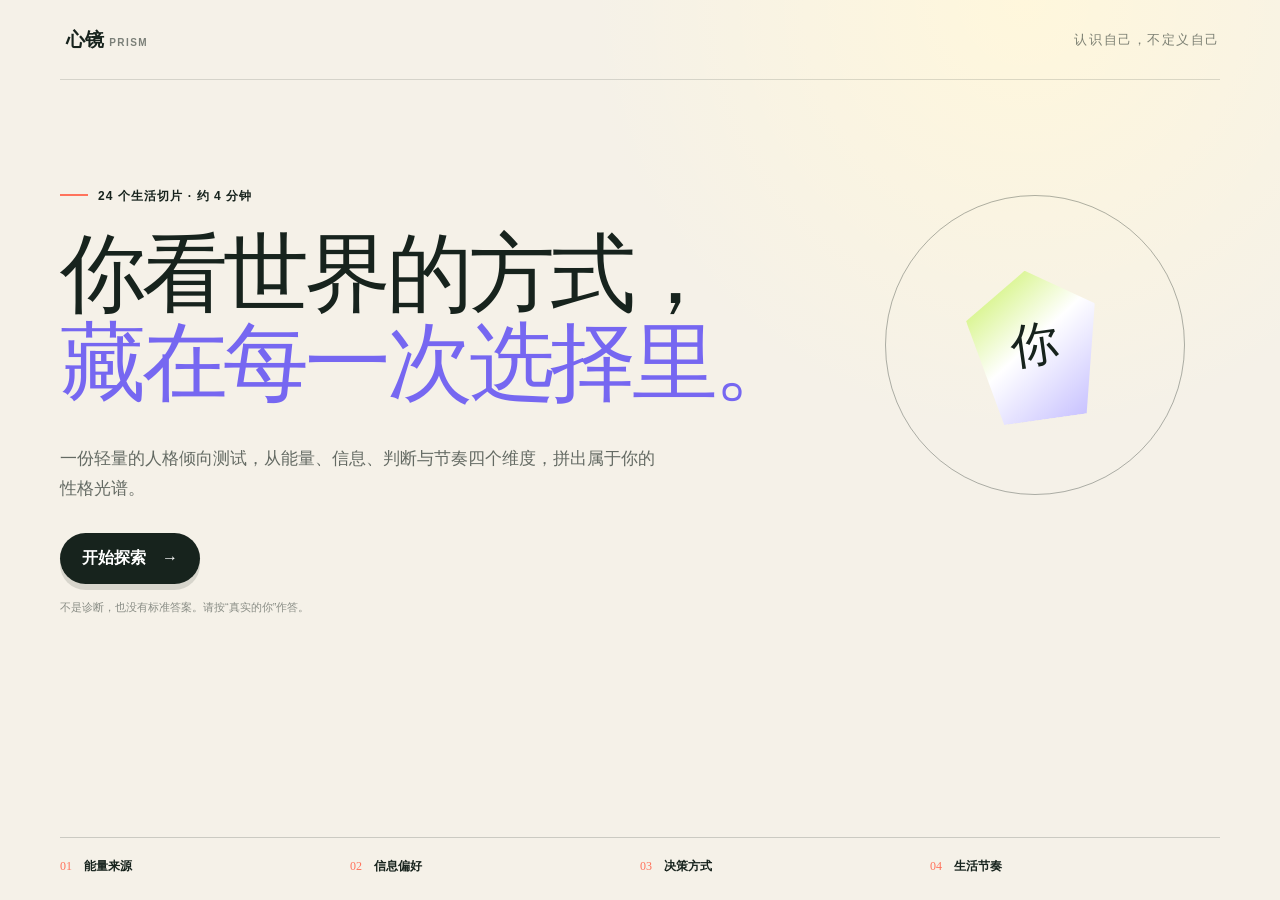
<file: index.html>
<!doctype html>
<html lang="zh-CN"><head><meta charset="utf-8"><meta name="viewport" content="width=device-width,initial-scale=1">
<title>心镜 PRISM｜发现你的性格光谱</title><meta name="description" content="用24个生活切片，从四个维度探索你的性格倾向。">
<meta property="og:title" content="心镜 PRISM｜发现你的性格光谱"><meta property="og:description" content="认识自己，不定义自己"><meta property="og:image" content="https://lydiaa-rgb.github.io/og.png">
<style>
:root{--ink:#17231d;--paper:#f5f1e8;--lime:#c7f05b;--coral:#ff735c;--violet:#7667f1}*{box-sizing:border-box}body{margin:0;background:var(--paper);color:var(--ink);font-family:Arial,"PingFang SC","Microsoft YaHei",sans-serif}button{font:inherit;color:inherit}.shell{min-height:100vh;overflow:hidden;background:radial-gradient(circle at 80% 0,#fff7dc 0,transparent 32%),var(--paper)}.nav{height:80px;width:min(1160px,calc(100% - 40px));margin:auto;border-bottom:1px solid #17231d25;display:flex;align-items:center;justify-content:space-between}.brand{border:0;background:none;font-weight:900;font-size:19px;cursor:pointer}.brand small{font-size:10px;letter-spacing:.14em;opacity:.55}.note{font-family:serif;font-size:13px;letter-spacing:.12em;opacity:.55}.screen{display:none;width:min(1160px,calc(100% - 40px));margin:auto;min-height:calc(100vh - 80px)}.screen.active{display:block;animation:fade .35s ease}.hero{position:relative;padding:12vh 0 110px}.hero h1{font-family:Georgia,"Songti SC",serif;font-size:clamp(48px,7vw,86px);line-height:1.04;letter-spacing:-.05em;font-weight:500;margin:0;max-width:850px}.hero h1 em{color:var(--violet);font-style:normal}.eyebrow{font-size:12px;font-weight:700;letter-spacing:.09em;margin-bottom:25px}.eyebrow:before{content:"";display:inline-block;width:28px;height:2px;background:var(--coral);margin:0 10px 4px 0}.lede{font-size:17px;line-height:1.8;opacity:.65;max-width:610px;margin:35px 0 28px}.primary{border:0;border-radius:999px;background:var(--ink);color:#fff;padding:15px 22px;font-weight:700;cursor:pointer;box-shadow:0 6px 0 #17231d22}.fine{font-size:11px;opacity:.48;margin-top:16px}.orb{position:absolute;right:3%;top:14%;width:300px;height:300px;border:1px solid #17231d55;border-radius:50%;display:grid;place-items:center}.orb:before{content:"你";width:130px;height:150px;clip-path:polygon(50% 0,100% 28%,82% 100%,18% 100%,0 28%);background:linear-gradient(145deg,var(--lime),#fff 48%,#c1baff);display:grid;place-items:center;font:48px Georgia;transform:rotate(-8deg);box-shadow:15px 20px 30px #332a781c}.dims{position:absolute;left:0;right:0;bottom:25px;border-top:1px solid #17231d30;padding-top:20px;display:grid;grid-template-columns:repeat(4,1fr)}.dims span{font-size:12px;font-weight:700}.dims b{color:var(--coral);font:12px Georgia;margin-right:12px}.quiz{padding:35px 0 45px;display:none!important;flex-direction:column}.quiz.active{display:flex!important}.top{display:grid;grid-template-columns:100px 1fr 70px;align-items:center;gap:24px}.leave,.back{border:0;background:none;font-size:12px;opacity:.55;cursor:pointer}.prog{height:5px;background:#17231d1a;border-radius:9px;overflow:hidden}.prog i{display:block;height:100%;background:var(--violet);transition:.25s}.count{text-align:right;font:13px Georgia;opacity:.55}.qbox{text-align:center;margin:auto;width:min(930px,100%)}.qbox small{color:var(--coral);font-size:11px;letter-spacing:.12em;font-weight:700}.qbox h2{font:500 clamp(29px,4vw,48px)/1.4 Georgia,"Songti SC",serif;margin:26px auto 46px}.scale{display:flex;justify-content:center;align-items:flex-start;gap:clamp(4px,2.5vw,28px)}.scale button{width:72px;border:0;background:none;cursor:pointer}.scale button b{margin:auto;width:52px;height:52px;border:1px solid #17231d55;border-radius:50%;display:grid;place-items:center;background:#ffffff66}.scale button:first-child b,.scale button:last-child b{width:65px;height:65px}.scale button:hover b,.scale button.sel b{background:var(--lime);box-shadow:4px 4px 0 var(--ink)}.scale button span{display:block;font-size:9px;opacity:.5;margin-top:12px}.navrow{display:flex;justify-content:space-between;align-items:center}.dots{font-size:11px;letter-spacing:5px;opacity:.35}.result{padding:45px 0}.resultTop{display:grid;grid-template-columns:1.2fr .8fr;align-items:center;border-bottom:1px solid #17231d25;padding-bottom:40px}.type small{color:var(--accent);font-weight:700;letter-spacing:.16em}.type strong{display:block;font:clamp(76px,11vw,132px)/.95 Georgia;letter-spacing:-.05em}.type h1{font:500 34px Georgia,"Songti SC",serif;margin:8px 0}.type p{opacity:.6}.badge{width:220px;height:220px;margin:auto;border:1px solid var(--ink);border-radius:50%;background:var(--accent);display:grid;place-items:center;color:#fff;font:28px Georgia;box-shadow:14px 14px 0 var(--lime);transform:rotate(4deg)}.resultGrid{display:grid;grid-template-columns:1.2fr .8fr;gap:60px;padding:45px 0}.sectionTitle{font:500 22px Georgia,"Songti SC",serif;margin-bottom:28px}.axis{margin-bottom:22px}.axisLabel,.percent{display:flex;justify-content:space-between;font-size:12px}.axisTrack{height:8px;background:linear-gradient(90deg,var(--accent),#17231d20);border-radius:8px;position:relative;margin-top:10px}.axisTrack i{position:absolute;top:50%;width:17px;height:17px;border-radius:50%;background:var(--ink);border:4px solid var(--paper);transform:translate(-50%,-50%)}.percent{font:10px Georgia;opacity:.5;margin-top:5px}.insight{border-left:1px solid #17231d22;padding-left:42px}.insight blockquote{font:25px/1.5 Georgia,"Songti SC",serif;margin:0 0 18px}.insight p{font-size:13px;line-height:1.8;opacity:.6}.actions{display:flex;gap:12px;margin-top:28px}.secondary{border:1px solid var(--ink);background:none;border-radius:999px;padding:14px 18px;font-weight:700;cursor:pointer}.disclaimer{text-align:center;font-size:10px;opacity:.4}@keyframes fade{from{opacity:0}to{opacity:1}}
@media(max-width:760px){.nav{height:68px}.note{display:none}.screen{min-height:calc(100vh - 68px)}.hero{padding-top:65px}.hero h1{font-size:47px}.orb{position:relative;right:auto;top:auto;width:240px;height:240px;margin:45px auto 85px}.dims{grid-template-columns:1fr 1fr;gap:15px}.top{grid-template-columns:70px 1fr 50px;gap:8px}.qbox h2{font-size:29px}.scale{gap:0}.scale button{width:calc((100vw - 40px)/7)}.scale button b,.scale button:first-child b,.scale button:last-child b{width:39px;height:39px}.scale button span{display:none}.resultTop,.resultGrid{grid-template-columns:1fr;gap:35px}.badge{width:170px;height:170px}.insight{border-left:0;border-top:1px solid #17231d22;padding:30px 0 0}.type strong{font-size:78px}}
</style></head><body><main class="shell"><header class="nav"><button class="brand" onclick="show('intro')">心镜 <small>PRISM</small></button><span class="note">认识自己，不定义自己</span></header>
<section id="intro" class="screen hero active"><div class="eyebrow">24 个生活切片 · 约 4 分钟</div><h1>你看世界的方式，<br><em>藏在每一次选择里。</em></h1><p class="lede">一份轻量的人格倾向测试，从能量、信息、判断与节奏四个维度，拼出属于你的性格光谱。</p><button class="primary" onclick="start()">开始探索　→</button><p class="fine">不是诊断，也没有标准答案。请按“真实的你”作答。</p><div class="orb"></div><div class="dims"><span><b>01</b>能量来源</span><span><b>02</b>信息偏好</span><span><b>03</b>决策方式</span><span><b>04</b>生活节奏</span></div></section>
<section id="quiz" class="screen quiz"><div class="top"><button class="leave" onclick="show('intro')">← 暂时离开</button><div class="prog"><i id="bar"></i></div><span id="count" class="count"></span></div><div class="qbox"><small>凭第一感觉回答</small><h2 id="question"></h2><div id="scale" class="scale"></div></div><div class="navrow"><button id="back" class="back" onclick="prev()">← 上一题</button><span id="dots" class="dots"></span></div></section>
<section id="result" class="screen result"><div id="resultTop" class="resultTop"><div class="type"><small>你的心镜人格</small><strong id="code"></strong><h1 id="name"></h1><p id="tag"></p></div><div id="badge" class="badge"></div></div><div class="resultGrid"><div><h2 class="sectionTitle">01　你的性格光谱</h2><div id="axes"></div></div><aside class="insight"><h2 class="sectionTitle">02　给你的提醒</h2><blockquote>“人格不是一个盒子，而是一张此刻的地图。”</blockquote><p>你的结果反映的是倾向，不是能力上限。情境、经验和成长都会让光谱移动。</p><div class="actions"><button class="primary" onclick="copyResult()">复制结果</button><button class="secondary" onclick="restart()">重新测试</button></div></aside></div><p class="disclaimer">本测试仅用于娱乐与自我探索，不构成心理评估、医疗建议或专业诊断。</p></section></main>
<script>
const Q=[['参加一场陌生人的聚会后，我通常比出发前更有精神。','EI',1],['比起想象未来的可能，我更信任已经发生的事实。','SN',1],['做重要决定时，我会先考虑它对人的感受有何影响。','FT',1],['一个清晰的日程表会让我感到安心，而不是受限。','JP',1],['连续社交几小时后，我需要独处才能恢复。','EI',-1],['我经常从零散线索中联想到还未发生的可能。','SN',-1],['即使真相令人不舒服，我也倾向于直说问题本身。','FT',-1],['旅行时，我喜欢保留足够空间临时改变计划。','JP',-1],['遇到新环境，我往往会主动开启第一段对话。','EI',1],['学习新事物时，具体示例比抽象理论更容易吸引我。','SN',1],['发生争执时，我更在意关系是否被修复。','FT',1],['我喜欢先完成任务，再放心享受空闲。','JP',1],['我的想法通常要在心里成形后，才愿意说出来。','EI',-1],['我容易被隐喻、象征和“如果……会怎样”打动。','SN',-1],['评价一个方案时，一致的原则比特殊处境更重要。','FT',-1],['截止日期临近时，我反而更容易进入最佳状态。','JP',-1],['我乐于把刚冒出的想法边说边整理。','EI',1],['我会留意环境中具体、微小、可验证的变化。','SN',1],['朋友向我倾诉时，我会先回应感受，再分析办法。','FT',1],['开始一天之前，我希望知道大致会发生什么。','JP',1],['比起认识很多人，我更珍惜少数深入的关系。','EI',-1],['重复成熟的方法，会让我错过发现新路径的机会。','SN',-1],['只要逻辑成立，我能暂时把个人好恶放在一边。','FT',-1],['我常同时推进几件事，再按当下状态切换。','JP',-1]];
const TYPES={INTJ:['远境建筑师','把复杂世界重构成一张可行的蓝图。','#6d5dfc'],INTP:['概念潜航者','沿着问题下潜，直到看见结构本身。','#6d5dfc'],ENTJ:['航线指挥官','看见目标，也看见抵达目标的路径。','#ff6b4a'],ENTP:['可能性点火者','用一个新问题，撬动一整套旧答案。','#ff6b4a'],INFJ:['静默引路人','读懂未说出口的部分，并温柔地指向远方。','#2ca58d'],INFP:['内心造梦家','用真诚守住价值，也为世界保留诗意。','#2ca58d'],ENFJ:['共鸣召集者','让不同的人看见彼此，也看见共同方向。','#f0a43c'],ENFP:['灵感漫游者','追随好奇心，把热情传递给身边的人。','#f0a43c'],ISTJ:['秩序守望者','用可靠与细致，让承诺稳稳落地。','#4267d5'],ISFJ:['温柔照料者','记得每个细节，也珍惜每份托付。','#4267d5'],ESTJ:['现实推进者','把混乱整理成步骤，把决定变成进展。','#de5d83'],ESFJ:['关系织网者','让每个人被看见，让团体更有温度。','#de5d83'],ISTP:['冷静解题者','在真实世界里观察、拆解、精准行动。','#348aa7'],ISFP:['感官诗人','忠于当下的感受，以自己的方式表达美。','#348aa7'],ESTP:['现场破局者','越接近真实现场，越能找到漂亮解法。','#e07b39'],ESFP:['气氛发光体','把生命力带进每个此刻，也照亮身边的人。','#e07b39']};
const AX={EI:['向外连接','向内聚焦','E','I'],SN:['现实实感','抽象远见','S','N'],FT:['关系共情','原则析理','F','T'],JP:['规划定序','弹性探索','J','P']};let idx=0,ans=Array(24).fill(0),last='';try{let s=JSON.parse(localStorage.prism||'null');if(s&&s.ans){ans=s.ans;idx=s.idx||0}}catch(e){}
function show(id){document.querySelectorAll('.screen').forEach(x=>x.classList.remove('active'));document.getElementById(id).classList.add('active');scrollTo(0,0)}function start(){let i=ans.findIndex(x=>!x);idx=i<0?0:i;show('quiz');render()}function render(){question.textContent=Q[idx][0];count.textContent=String(idx+1).padStart(2,'0')+' / 24';bar.style.width=(ans.filter(Boolean).length/24*100)+'%';back.disabled=idx===0;dots.textContent='•'.repeat(idx)+'●'+'•'.repeat(23-idx);scale.innerHTML=['非常不同意','不同意','有点不同意','不确定','有点同意','同意','非常同意'].map((x,i)=>`<button class="${ans[idx]===i+1?'sel':''}" onclick="choose(${i+1})"><b>${i+1}</b><span>${x}</span></button>`).join('')}function choose(v){ans[idx]=v;localStorage.prism=JSON.stringify({ans,idx});setTimeout(()=>{if(idx===23)finish();else{idx++;render()}},130)}function prev(){if(idx>0){idx--;render()}}function score(){let t={EI:0,SN:0,FT:0,JP:0};Q.forEach((q,i)=>t[q[1]]+=((ans[i]||4)-4)*q[2]);let c=Object.keys(t).map(a=>t[a]>=0?AX[a][2]:AX[a][3]).join('');return[t,c]}function finish(){let [t,c]=score(),p=TYPES[c];last=`我的心镜人格是 ${c}「${p[0]}」——${p[1]}`;result.style.setProperty('--accent',p[2]);code.textContent=badge.textContent=c;name.textContent=p[0];tag.textContent=p[1];axes.innerHTML=Object.keys(t).map(a=>{let v=Math.round(50+t[a]/18*50),pos=Math.max(4,Math.min(96,100-v));return`<div class="axis"><div class="axisLabel"><b>${AX[a][0]}</b><b>${AX[a][1]}</b></div><div class="axisTrack"><i style="left:${pos}%"></i></div><div class="percent"><span>${v}%</span><span>${100-v}%</span></div></div>`}).join('');show('result')}function copyResult(){navigator.clipboard.writeText(last).then(()=>alert('结果已复制'))}function restart(){ans=Array(24).fill(0);idx=0;localStorage.removeItem('prism');show('intro')}
</script></body></html>
</file>
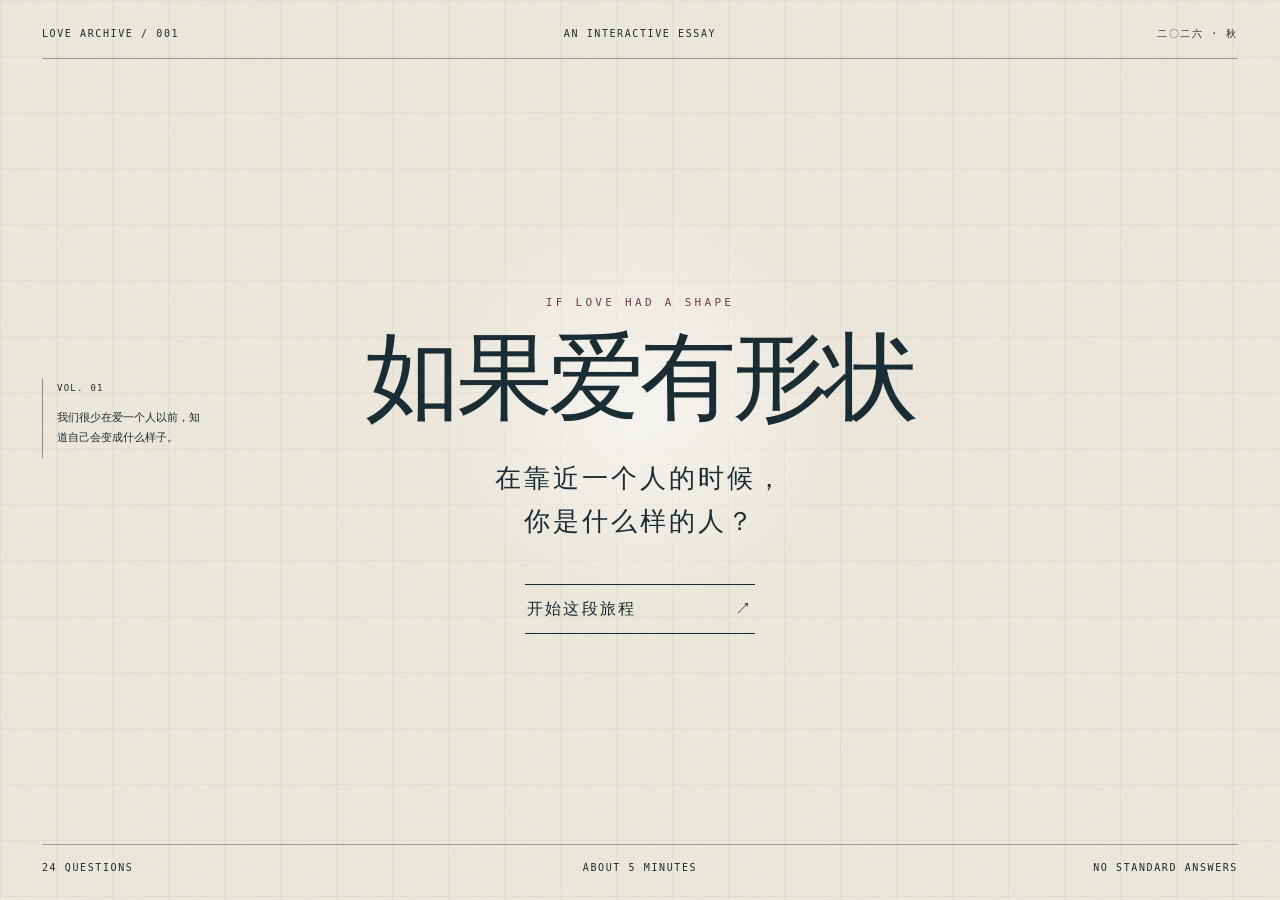
<file: if-love-had-a-shape/index.html>
<!DOCTYPE html><html lang="zh-CN"><head><meta charSet="utf-8"/><meta name="viewport" content="width=device-width, initial-scale=1"/><link rel="stylesheet" href="/if-love-had-a-shape/_next/static/chunks/0yfp.woz.jykv.css" data-precedence="next"/><link rel="preload" as="script" fetchPriority="low" href="/if-love-had-a-shape/_next/static/chunks/10mluhc84.1ee.js"/><script src="/if-love-had-a-shape/_next/static/chunks/05yw-pa-ya~t1.js" async=""></script><script src="/if-love-had-a-shape/_next/static/chunks/0c_u0uom0kk-9.js" async=""></script><script src="/if-love-had-a-shape/_next/static/chunks/turbopack-05_tvt47cnvpu.js" async=""></script><script src="/if-love-had-a-shape/_next/static/chunks/0x3ihz4ku5fm6.js" async=""></script><script src="/if-love-had-a-shape/_next/static/chunks/17f2ht9wo-phb.js" async=""></script><script src="/if-love-had-a-shape/_next/static/chunks/0vm.vi3kjzzmz.js" async=""></script><title>如果爱有形状｜你的恋爱人格侧写</title><meta name="description" content="24 个关于靠近、表达、期待与修复的问题，读懂自己爱一个人的样子。"/><script src="/if-love-had-a-shape/_next/static/chunks/03~yq9q893hmn.js" noModule=""></script></head><body><div hidden=""><!--$--><!--/$--></div><!--$--><!--/$--><script src="/if-love-had-a-shape/_next/static/chunks/10mluhc84.1ee.js" id="_R_" async=""></script><script>(self.__next_f=self.__next_f||[]).push([0])</script><script>self.__next_f.push([1,"1:\"$Sreact.fragment\"\n2:I[11968,[\"/if-love-had-a-shape/_next/static/chunks/0x3ihz4ku5fm6.js\",\"/if-love-had-a-shape/_next/static/chunks/17f2ht9wo-phb.js\"],\"default\"]\n3:I[87804,[\"/if-love-had-a-shape/_next/static/chunks/0x3ihz4ku5fm6.js\",\"/if-love-had-a-shape/_next/static/chunks/17f2ht9wo-phb.js\"],\"default\"]\n4:I[7934,[\"/if-love-had-a-shape/_next/static/chunks/0x3ihz4ku5fm6.js\",\"/if-love-had-a-shape/_next/static/chunks/17f2ht9wo-phb.js\"],\"ClientPageRoot\"]\n5:I[31713,[\"/if-love-had-a-shape/_next/static/chunks/0x3ihz4ku5fm6.js\",\"/if-love-had-a-shape/_next/static/chunks/17f2ht9wo-phb.js\",\"/if-love-had-a-shape/_next/static/chunks/0vm.vi3kjzzmz.js\"],\"default\"]\n8:I[77916,[\"/if-love-had-a-shape/_next/static/chunks/0x3ihz4ku5fm6.js\",\"/if-love-had-a-shape/_next/static/chunks/17f2ht9wo-phb.js\"],\"OutletBoundary\"]\n9:\"$Sreact.suspense\"\nb:I[77916,[\"/if-love-had-a-shape/_next/static/chunks/0x3ihz4ku5fm6.js\",\"/if-love-had-a-shape/_next/static/chunks/17f2ht9wo-phb.js\"],\"ViewportBoundary\"]\nd:I[77916,[\"/if-love-had-a-shape/_next/static/chunks/0x3ihz4ku5fm6.js\",\"/if-love-had-a-shape/_next/static/chunks/17f2ht9wo-phb.js\"],\"MetadataBoundary\"]\nf:I[21480,[\"/if-love-had-a-shape/_next/static/chunks/0x3ihz4ku5fm6.js\",\"/if-love-had-a-shape/_next/static/chunks/17f2ht9wo-phb.js\"],\"default\",1]\n:HL[\"/if-love-had-a-shape/_next/static/chunks/0yfp.woz.jykv.css\",\"style\"]\n"])</script><script>self.__next_f.push([1,"0:{\"P\":null,\"c\":[\"\",\"\"],\"q\":\"\",\"i\":false,\"f\":[[[\"\",{\"children\":[\"__PAGE__\",{}]},\"$undefined\",\"$undefined\",16],[[\"$\",\"$1\",\"c\",{\"children\":[[[\"$\",\"link\",\"0\",{\"rel\":\"stylesheet\",\"href\":\"/if-love-had-a-shape/_next/static/chunks/0yfp.woz.jykv.css\",\"precedence\":\"next\",\"crossOrigin\":\"$undefined\",\"nonce\":\"$undefined\"}],[\"$\",\"script\",\"script-0\",{\"src\":\"/if-love-had-a-shape/_next/static/chunks/0x3ihz4ku5fm6.js\",\"async\":true,\"nonce\":\"$undefined\"}],[\"$\",\"script\",\"script-1\",{\"src\":\"/if-love-had-a-shape/_next/static/chunks/17f2ht9wo-phb.js\",\"async\":true,\"nonce\":\"$undefined\"}]],[\"$\",\"html\",null,{\"lang\":\"zh-CN\",\"children\":[\"$\",\"body\",null,{\"children\":[\"$\",\"$L2\",null,{\"parallelRouterKey\":\"children\",\"error\":\"$undefined\",\"errorStyles\":\"$undefined\",\"errorScripts\":\"$undefined\",\"template\":[\"$\",\"$L3\",null,{}],\"templateStyles\":\"$undefined\",\"templateScripts\":\"$undefined\",\"notFound\":[[[\"$\",\"title\",null,{\"children\":\"404: This page could not be found.\"}],[\"$\",\"div\",null,{\"style\":{\"fontFamily\":\"system-ui,\\\"Segoe UI\\\",Roboto,Helvetica,Arial,sans-serif,\\\"Apple Color Emoji\\\",\\\"Segoe UI Emoji\\\"\",\"height\":\"100vh\",\"textAlign\":\"center\",\"display\":\"flex\",\"flexDirection\":\"column\",\"alignItems\":\"center\",\"justifyContent\":\"center\"},\"children\":[\"$\",\"div\",null,{\"children\":[[\"$\",\"style\",null,{\"dangerouslySetInnerHTML\":{\"__html\":\"body{color:#000;background:#fff;margin:0}.next-error-h1{border-right:1px solid rgba(0,0,0,.3)}@media (prefers-color-scheme:dark){body{color:#fff;background:#000}.next-error-h1{border-right:1px solid rgba(255,255,255,.3)}}\"}}],[\"$\",\"h1\",null,{\"className\":\"next-error-h1\",\"style\":{\"display\":\"inline-block\",\"margin\":\"0 20px 0 0\",\"padding\":\"0 23px 0 0\",\"fontSize\":24,\"fontWeight\":500,\"verticalAlign\":\"top\",\"lineHeight\":\"49px\"},\"children\":404}],[\"$\",\"div\",null,{\"style\":{\"display\":\"inline-block\"},\"children\":[\"$\",\"h2\",null,{\"style\":{\"fontSize\":14,\"fontWeight\":400,\"lineHeight\":\"49px\",\"margin\":0},\"children\":\"This page could not be found.\"}]}]]}]}]],[]],\"forbidden\":\"$undefined\",\"unauthorized\":\"$undefined\"}]}]}]]}],{\"children\":[[\"$\",\"$1\",\"c\",{\"children\":[[\"$\",\"$L4\",null,{\"Component\":\"$5\",\"serverProvidedParams\":{\"searchParams\":{},\"params\":{},\"promises\":[\"$@6\",\"$@7\"]}}],[[\"$\",\"script\",\"script-0\",{\"src\":\"/if-love-had-a-shape/_next/static/chunks/0vm.vi3kjzzmz.js\",\"async\":true,\"nonce\":\"$undefined\"}]],[\"$\",\"$L8\",null,{\"children\":[\"$\",\"$9\",null,{\"name\":\"Next.MetadataOutlet\",\"children\":\"$@a\"}]}]]}],{},null,false,null]},null,false,null],[\"$\",\"$1\",\"h\",{\"children\":[null,[\"$\",\"$Lb\",null,{\"children\":\"$Lc\"}],[\"$\",\"div\",null,{\"hidden\":true,\"children\":[\"$\",\"$Ld\",null,{\"children\":[\"$\",\"$9\",null,{\"name\":\"Next.Metadata\",\"children\":\"$Le\"}]}]}],null]}],false]],\"m\":\"$undefined\",\"G\":[\"$f\",[[\"$\",\"link\",\"0\",{\"rel\":\"stylesheet\",\"href\":\"/if-love-had-a-shape/_next/static/chunks/0yfp.woz.jykv.css\",\"precedence\":\"next\",\"crossOrigin\":\"$undefined\",\"nonce\":\"$undefined\"}]]],\"S\":true,\"h\":null,\"s\":\"$undefined\",\"l\":\"$undefined\",\"p\":\"$undefined\",\"d\":\"$undefined\",\"b\":\"ZaIXRx-6X78eji-CZZ_Xe\"}\n"])</script><script>self.__next_f.push([1,"6:{}\n7:\"$0:f:0:1:1:children:0:props:children:0:props:serverProvidedParams:params\"\n"])</script><script>self.__next_f.push([1,"c:[[\"$\",\"meta\",\"0\",{\"charSet\":\"utf-8\"}],[\"$\",\"meta\",\"1\",{\"name\":\"viewport\",\"content\":\"width=device-width, initial-scale=1\"}]]\n"])</script><script>self.__next_f.push([1,"a:null\ne:[[\"$\",\"title\",\"0\",{\"children\":\"如果爱有形状｜你的恋爱人格侧写\"}],[\"$\",\"meta\",\"1\",{\"name\":\"description\",\"content\":\"24 个关于靠近、表达、期待与修复的问题，读懂自己爱一个人的样子。\"}]]\n"])</script></body></html>
</file>
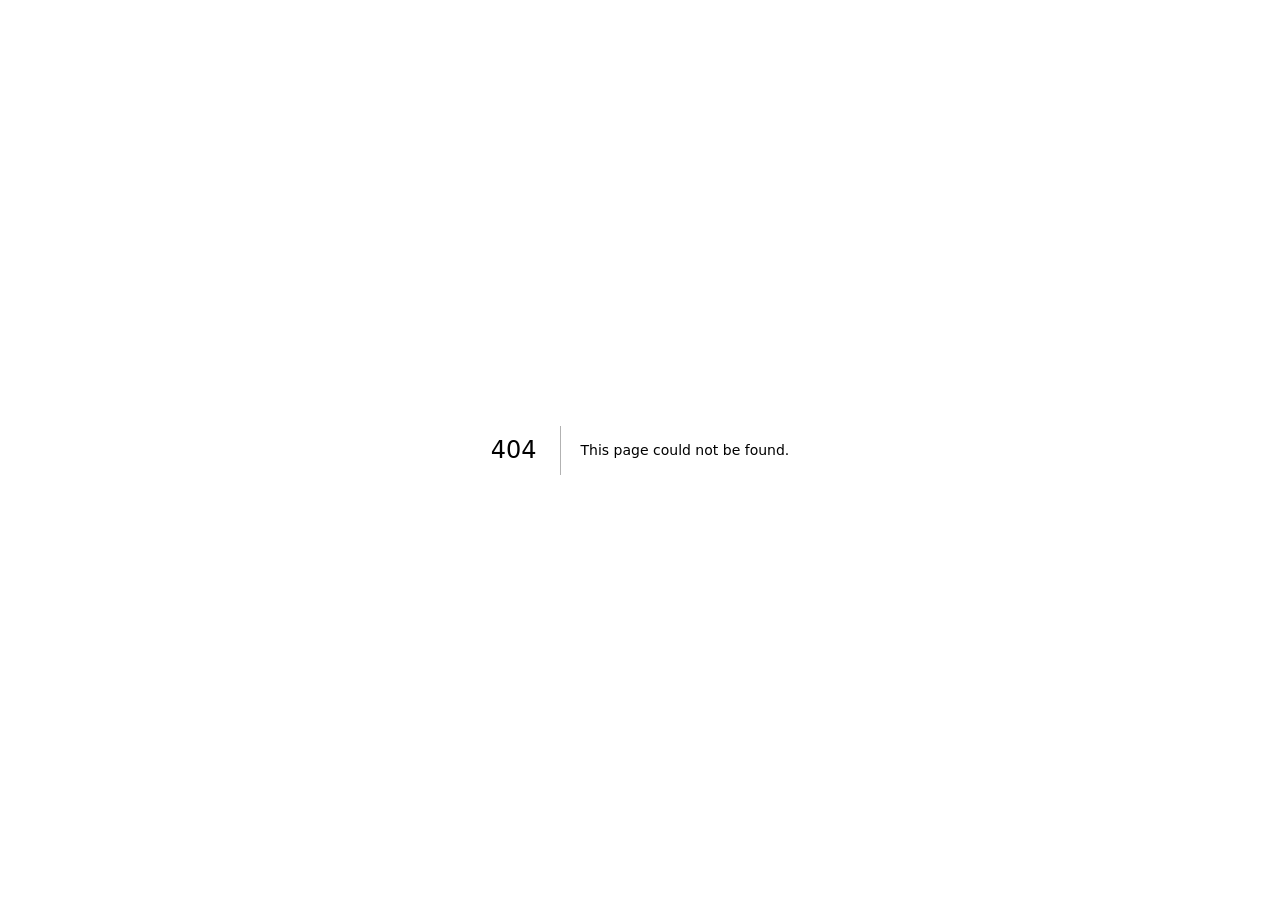
<file: if-love-had-a-shape/404/index.html>
<!DOCTYPE html><html lang="zh-CN"><head><meta charSet="utf-8"/><meta name="viewport" content="width=device-width, initial-scale=1"/><link rel="stylesheet" href="/if-love-had-a-shape/_next/static/chunks/0yfp.woz.jykv.css" data-precedence="next"/><link rel="preload" as="script" fetchPriority="low" href="/if-love-had-a-shape/_next/static/chunks/10mluhc84.1ee.js"/><script src="/if-love-had-a-shape/_next/static/chunks/05yw-pa-ya~t1.js" async=""></script><script src="/if-love-had-a-shape/_next/static/chunks/0c_u0uom0kk-9.js" async=""></script><script src="/if-love-had-a-shape/_next/static/chunks/turbopack-05_tvt47cnvpu.js" async=""></script><script src="/if-love-had-a-shape/_next/static/chunks/0x3ihz4ku5fm6.js" async=""></script><script src="/if-love-had-a-shape/_next/static/chunks/17f2ht9wo-phb.js" async=""></script><meta name="robots" content="noindex"/><title>404: This page could not be found.</title><title>如果爱有形状｜你的恋爱人格侧写</title><meta name="description" content="24 个关于靠近、表达、期待与修复的问题，读懂自己爱一个人的样子。"/><script src="/if-love-had-a-shape/_next/static/chunks/03~yq9q893hmn.js" noModule=""></script></head><body><div hidden=""><!--$--><!--/$--></div><div style="font-family:system-ui,&quot;Segoe UI&quot;,Roboto,Helvetica,Arial,sans-serif,&quot;Apple Color Emoji&quot;,&quot;Segoe UI Emoji&quot;;height:100vh;text-align:center;display:flex;flex-direction:column;align-items:center;justify-content:center"><div><style>body{color:#000;background:#fff;margin:0}.next-error-h1{border-right:1px solid rgba(0,0,0,.3)}@media (prefers-color-scheme:dark){body{color:#fff;background:#000}.next-error-h1{border-right:1px solid rgba(255,255,255,.3)}}</style><h1 class="next-error-h1" style="display:inline-block;margin:0 20px 0 0;padding:0 23px 0 0;font-size:24px;font-weight:500;vertical-align:top;line-height:49px">404</h1><div style="display:inline-block"><h2 style="font-size:14px;font-weight:400;line-height:49px;margin:0">This page could not be found.</h2></div></div></div><!--$--><!--/$--><script src="/if-love-had-a-shape/_next/static/chunks/10mluhc84.1ee.js" id="_R_" async=""></script><script>(self.__next_f=self.__next_f||[]).push([0])</script><script>self.__next_f.push([1,"1:\"$Sreact.fragment\"\n2:I[11968,[\"/if-love-had-a-shape/_next/static/chunks/0x3ihz4ku5fm6.js\",\"/if-love-had-a-shape/_next/static/chunks/17f2ht9wo-phb.js\"],\"default\"]\n3:I[87804,[\"/if-love-had-a-shape/_next/static/chunks/0x3ihz4ku5fm6.js\",\"/if-love-had-a-shape/_next/static/chunks/17f2ht9wo-phb.js\"],\"default\"]\n4:I[77916,[\"/if-love-had-a-shape/_next/static/chunks/0x3ihz4ku5fm6.js\",\"/if-love-had-a-shape/_next/static/chunks/17f2ht9wo-phb.js\"],\"OutletBoundary\"]\n5:\"$Sreact.suspense\"\n8:I[77916,[\"/if-love-had-a-shape/_next/static/chunks/0x3ihz4ku5fm6.js\",\"/if-love-had-a-shape/_next/static/chunks/17f2ht9wo-phb.js\"],\"ViewportBoundary\"]\na:I[77916,[\"/if-love-had-a-shape/_next/static/chunks/0x3ihz4ku5fm6.js\",\"/if-love-had-a-shape/_next/static/chunks/17f2ht9wo-phb.js\"],\"MetadataBoundary\"]\nc:I[21480,[\"/if-love-had-a-shape/_next/static/chunks/0x3ihz4ku5fm6.js\",\"/if-love-had-a-shape/_next/static/chunks/17f2ht9wo-phb.js\"],\"default\",1]\n:HL[\"/if-love-had-a-shape/_next/static/chunks/0yfp.woz.jykv.css\",\"style\"]\n"])</script><script>self.__next_f.push([1,"0:{\"P\":null,\"c\":[\"\",\"_not-found\",\"\"],\"q\":\"\",\"i\":false,\"f\":[[[\"\",{\"children\":[\"/_not-found\",{\"children\":[\"__PAGE__\",{}]}]},\"$undefined\",\"$undefined\",16],[[\"$\",\"$1\",\"c\",{\"children\":[[[\"$\",\"link\",\"0\",{\"rel\":\"stylesheet\",\"href\":\"/if-love-had-a-shape/_next/static/chunks/0yfp.woz.jykv.css\",\"precedence\":\"next\",\"crossOrigin\":\"$undefined\",\"nonce\":\"$undefined\"}],[\"$\",\"script\",\"script-0\",{\"src\":\"/if-love-had-a-shape/_next/static/chunks/0x3ihz4ku5fm6.js\",\"async\":true,\"nonce\":\"$undefined\"}],[\"$\",\"script\",\"script-1\",{\"src\":\"/if-love-had-a-shape/_next/static/chunks/17f2ht9wo-phb.js\",\"async\":true,\"nonce\":\"$undefined\"}]],[\"$\",\"html\",null,{\"lang\":\"zh-CN\",\"children\":[\"$\",\"body\",null,{\"children\":[\"$\",\"$L2\",null,{\"parallelRouterKey\":\"children\",\"error\":\"$undefined\",\"errorStyles\":\"$undefined\",\"errorScripts\":\"$undefined\",\"template\":[\"$\",\"$L3\",null,{}],\"templateStyles\":\"$undefined\",\"templateScripts\":\"$undefined\",\"notFound\":[[[\"$\",\"title\",null,{\"children\":\"404: This page could not be found.\"}],[\"$\",\"div\",null,{\"style\":{\"fontFamily\":\"system-ui,\\\"Segoe UI\\\",Roboto,Helvetica,Arial,sans-serif,\\\"Apple Color Emoji\\\",\\\"Segoe UI Emoji\\\"\",\"height\":\"100vh\",\"textAlign\":\"center\",\"display\":\"flex\",\"flexDirection\":\"column\",\"alignItems\":\"center\",\"justifyContent\":\"center\"},\"children\":[\"$\",\"div\",null,{\"children\":[[\"$\",\"style\",null,{\"dangerouslySetInnerHTML\":{\"__html\":\"body{color:#000;background:#fff;margin:0}.next-error-h1{border-right:1px solid rgba(0,0,0,.3)}@media (prefers-color-scheme:dark){body{color:#fff;background:#000}.next-error-h1{border-right:1px solid rgba(255,255,255,.3)}}\"}}],[\"$\",\"h1\",null,{\"className\":\"next-error-h1\",\"style\":{\"display\":\"inline-block\",\"margin\":\"0 20px 0 0\",\"padding\":\"0 23px 0 0\",\"fontSize\":24,\"fontWeight\":500,\"verticalAlign\":\"top\",\"lineHeight\":\"49px\"},\"children\":404}],[\"$\",\"div\",null,{\"style\":{\"display\":\"inline-block\"},\"children\":[\"$\",\"h2\",null,{\"style\":{\"fontSize\":14,\"fontWeight\":400,\"lineHeight\":\"49px\",\"margin\":0},\"children\":\"This page could not be found.\"}]}]]}]}]],[]],\"forbidden\":\"$undefined\",\"unauthorized\":\"$undefined\"}]}]}]]}],{\"children\":[[\"$\",\"$1\",\"c\",{\"children\":[null,[\"$\",\"$L2\",null,{\"parallelRouterKey\":\"children\",\"error\":\"$undefined\",\"errorStyles\":\"$undefined\",\"errorScripts\":\"$undefined\",\"template\":[\"$\",\"$L3\",null,{}],\"templateStyles\":\"$undefined\",\"templateScripts\":\"$undefined\",\"notFound\":\"$undefined\",\"forbidden\":\"$undefined\",\"unauthorized\":\"$undefined\"}]]}],{\"children\":[[\"$\",\"$1\",\"c\",{\"children\":[[[\"$\",\"title\",null,{\"children\":\"404: This page could not be found.\"}],[\"$\",\"div\",null,{\"style\":\"$0:f:0:1:0:props:children:1:props:children:props:children:props:notFound:0:1:props:style\",\"children\":[\"$\",\"div\",null,{\"children\":[[\"$\",\"style\",null,{\"dangerouslySetInnerHTML\":{\"__html\":\"body{color:#000;background:#fff;margin:0}.next-error-h1{border-right:1px solid rgba(0,0,0,.3)}@media (prefers-color-scheme:dark){body{color:#fff;background:#000}.next-error-h1{border-right:1px solid rgba(255,255,255,.3)}}\"}}],[\"$\",\"h1\",null,{\"className\":\"next-error-h1\",\"style\":\"$0:f:0:1:0:props:children:1:props:children:props:children:props:notFound:0:1:props:children:props:children:1:props:style\",\"children\":404}],[\"$\",\"div\",null,{\"style\":\"$0:f:0:1:0:props:children:1:props:children:props:children:props:notFound:0:1:props:children:props:children:2:props:style\",\"children\":[\"$\",\"h2\",null,{\"style\":\"$0:f:0:1:0:props:children:1:props:children:props:children:props:notFound:0:1:props:children:props:children:2:props:children:props:style\",\"children\":\"This page could not be found.\"}]}]]}]}]],null,[\"$\",\"$L4\",null,{\"children\":[\"$\",\"$5\",null,{\"name\":\"Next.MetadataOutlet\",\"children\":\"$@6\"}]}]]}],{},null,false,null]},null,false,\"$@7\"]},null,false,null],[\"$\",\"$1\",\"h\",{\"children\":[[\"$\",\"meta\",null,{\"name\":\"robots\",\"content\":\"noindex\"}],[\"$\",\"$L8\",null,{\"children\":\"$L9\"}],[\"$\",\"div\",null,{\"hidden\":true,\"children\":[\"$\",\"$La\",null,{\"children\":[\"$\",\"$5\",null,{\"name\":\"Next.Metadata\",\"children\":\"$Lb\"}]}]}],null]}],false]],\"m\":\"$undefined\",\"G\":[\"$c\",[[\"$\",\"link\",\"0\",{\"rel\":\"stylesheet\",\"href\":\"/if-love-had-a-shape/_next/static/chunks/0yfp.woz.jykv.css\",\"precedence\":\"next\",\"crossOrigin\":\"$undefined\",\"nonce\":\"$undefined\"}]]],\"S\":true,\"h\":null,\"s\":\"$undefined\",\"l\":\"$undefined\",\"p\":\"$undefined\",\"d\":\"$undefined\",\"b\":\"ZaIXRx-6X78eji-CZZ_Xe\"}\n"])</script><script>self.__next_f.push([1,"d:[]\n7:\"$Wd\"\n"])</script><script>self.__next_f.push([1,"9:[[\"$\",\"meta\",\"0\",{\"charSet\":\"utf-8\"}],[\"$\",\"meta\",\"1\",{\"name\":\"viewport\",\"content\":\"width=device-width, initial-scale=1\"}]]\n"])</script><script>self.__next_f.push([1,"6:null\nb:[[\"$\",\"title\",\"0\",{\"children\":\"如果爱有形状｜你的恋爱人格侧写\"}],[\"$\",\"meta\",\"1\",{\"name\":\"description\",\"content\":\"24 个关于靠近、表达、期待与修复的问题，读懂自己爱一个人的样子。\"}]]\n"])</script></body></html>
</file>
<file: if-love-had-a-shape/_next/static/chunks/0yfp.woz.jykv.css>
:root{--paper:#ece7dc;--ink:#192b32;--wine:#723c42}*{box-sizing:border-box}html{background:var(--paper);scroll-behavior:smooth}body{color:var(--ink);margin:0;font-family:PingFang SC,Noto Sans CJK SC,Arial,sans-serif}button{font:inherit;color:inherit}.cover{background:radial-gradient(circle at var(--mx) var(--my),#ffffff94,transparent 25%),linear-gradient(#1c30360b 1px,transparent 1px),linear-gradient(90deg,#1c30360b 1px,transparent 1px),var(--paper);background-size:auto,56px 56px,56px 56px,auto;grid-template-rows:auto 1fr auto;min-height:100svh;padding:28px 42px 26px;display:grid;position:relative;overflow:hidden}.cover:before,.quiz-page:before,.result-page:before{content:"";opacity:.18;pointer-events:none;z-index:20;background-image:url("data:image/svg+xml,%3Csvg viewBox='0 0 180 180' xmlns='http://www.w3.org/2000/svg'%3E%3Cfilter id='n'%3E%3CfeTurbulence type='fractalNoise' baseFrequency='.95' numOctaves='3' stitchTiles='stitch'/%3E%3C/filter%3E%3Crect width='100%25' height='100%25' filter='url(%23n)' opacity='.16'/%3E%3C/svg%3E");position:fixed;inset:0}.masthead,.cover-footer{z-index:1;letter-spacing:.16em;grid-template-columns:1fr auto 1fr;align-items:center;font:500 10px/1.2 ui-monospace,SFMono-Regular,monospace;display:grid;position:relative}.masthead{border-bottom:1px solid #192b3266;padding-bottom:18px}.masthead span:last-child,.cover-footer span:last-child{text-align:right}.masthead-center{text-align:center}.hero{z-index:1;text-align:center;place-self:center;width:min(870px,82vw);padding:9vh 0 6vh;position:relative}.eyebrow{letter-spacing:.3em;color:var(--wine);margin:0 0 22px;font:500 11px/1.2 ui-monospace,SFMono-Regular,monospace}.hero h1{letter-spacing:-.055em;margin:0;font-family:Songti SC,STSong,Georgia,serif;font-size:clamp(54px,9.4vw,138px);font-weight:400;line-height:.95}.dek{letter-spacing:.12em;margin:34px 0 40px;font-family:Songti SC,STSong,Georgia,serif;font-size:clamp(18px,2vw,27px);line-height:1.7}.start-button{cursor:pointer;letter-spacing:.14em;background:0 0;border:1px solid;border-left:0;border-right:0;justify-content:space-between;width:230px;margin:auto;padding:14px 2px 13px;transition:color .25s,padding .25s;display:flex}.start-button:hover{color:var(--wine);padding-left:9px;padding-right:9px}.resume-note{opacity:.65;margin-top:16px;font-size:11px}.cover-note{z-index:1;border-left:1px solid #192b3273;width:164px;padding-left:14px;font-size:11px;line-height:1.75;position:absolute;top:42%;left:42px}.cover-note span{letter-spacing:.14em;font:500 9px ui-monospace,monospace}.cover-footer{border-top:1px solid #192b3266;padding-top:17px}.quiz-page{background:var(--paper);flex-direction:column;min-height:100svh;padding:28px 42px 24px;display:flex;position:relative}.quiz-header,.result-nav{letter-spacing:.14em;grid-template-columns:1fr auto 1fr;align-items:center;font:500 10px ui-monospace,monospace;display:grid}.quiz-header span:last-child,.result-nav>:last-child{text-align:right}.text-button{cursor:pointer;letter-spacing:.12em;background:0 0;border:0;padding:0;font:500 10px ui-monospace,monospace}.text-button:hover{color:var(--wine)}.progress-track{background:#192b322e;height:1px;margin-top:20px}.progress-track div{background:var(--wine);height:100%}.question-wrap{width:min(820px,88vw);margin:auto;padding:clamp(50px,7vh,82px) 0}.scene-label{letter-spacing:.22em;color:var(--wine);margin:0 0 20px;font:500 10px ui-monospace,monospace}.question-wrap h2{letter-spacing:-.015em;max-width:760px;margin:0 0 clamp(38px,5vh,58px);font:400 clamp(24px,3vw,40px)/1.48 Songti SC,serif}.answers-list{border-top:1px solid #192b3261}.answers-list button{text-align:left;cursor:pointer;background:0 0;border:0;border-bottom:1px solid #192b3240;grid-template-columns:44px 1fr auto;gap:18px;width:100%;padding:17px 6px;font-size:15px;line-height:1.65;transition:padding .25s,background .25s,color .25s;display:grid}.answers-list button:hover,.answers-list button.selected{color:var(--wine);background:#ffffff40;padding-left:16px;padding-right:16px}.answer-index{padding-top:5px;font:500 11px ui-monospace,monospace}.answer-arrow{opacity:0;transition:all .25s;transform:translate(-10px)}.answers-list button:hover .answer-arrow{opacity:1;transform:none}.quiz-footer{text-align:center;letter-spacing:.12em;opacity:.55;font:10px ui-monospace,monospace}.interlude{color:#e7e0d2;text-align:center;background:#26383d;flex-direction:column;justify-content:center;align-items:center;min-height:100svh;padding:40px;display:flex}.interlude-no{letter-spacing:.24em;color:#c6ad7d;font:500 10px ui-monospace,monospace}.interlude-line{background:#c6ad7d;width:1px;height:90px;margin:28px 0}.interlude h2{margin:0;font:400 clamp(30px,5vw,66px)/1.35 Songti SC,serif}.interlude h2 span{display:block}.interlude p{opacity:.72;max-width:540px;margin:34px 0;font:14px/1.9 Songti SC,serif}.start-button.light{color:#e7e0d2;width:160px}.start-button.light:hover{color:#c6ad7d}.loading-page{text-align:center;background:#e9e3d6;flex-direction:column;justify-content:center;align-items:center;min-height:100svh;padding:30px;display:flex}.loading-page>p:not(.eyebrow){min-height:28px;font:15px/1.8 Songti SC,serif}.loading-orbit{border:1px solid #192b3233;border-radius:50%;width:122px;height:122px;margin:30px;position:relative}.loading-orbit span{background:var(--wine);transform-origin:0 0;border-radius:50%;width:6px;height:6px;animation:2.4s linear infinite orbit;position:absolute;top:50%;left:50%}.loading-orbit span:nth-child(2){opacity:.65;animation-delay:-.8s}.loading-orbit span:nth-child(3){opacity:.35;animation-delay:-1.6s}@keyframes orbit{to{transform:rotate(360deg)translate(60px)}}.loading-rule{background:#192b3226;width:260px;height:1px;margin-top:22px}.loading-rule span{background:var(--wine);height:100%;display:block}.result-page{background:var(--paper);min-height:100vh;position:relative;overflow:hidden}.result-nav{border-bottom:1px solid #192b3259;margin:0 42px;padding:24px 0}.result-hero{text-align:center;background:radial-gradient(circle at 50% 35%,color-mix(in srgb,var(--type) 9%,transparent),transparent 34%);flex-direction:column;justify-content:center;align-items:center;min-height:calc(100svh - 66px);padding:9vh 24px 5vh;display:flex;position:relative}.result-hero .eyebrow{color:var(--type)}.result-hero h1{letter-spacing:-.12em;color:var(--type);margin:18px 0 44px;font:400 clamp(118px,22vw,320px)/.78 Songti SC,serif;position:relative}.result-number{color:color-mix(in srgb,var(--type) 10%,transparent);font:300 clamp(80px,15vw,210px)/1 ui-monospace,monospace;position:absolute;top:7%;left:7%}.english-type{letter-spacing:.25em;font:500 13px ui-monospace,monospace}.keyword-row{gap:8px;margin:23px 0;display:flex}.keyword-row span{border:1px solid color-mix(in srgb,var(--type) 50%,transparent);letter-spacing:.12em;padding:7px 12px;font-size:11px}.result-hero blockquote{max-width:660px;margin:10px auto;font:400 clamp(18px,2.2vw,28px)/1.7 Songti SC,serif}.scroll-cue{letter-spacing:.14em;font:9px ui-monospace,monospace;position:absolute;bottom:25px}.scroll-cue span{margin-left:12px}.editorial-grid{border-top:1px solid #192b3238;grid-template-columns:180px minmax(0,1.4fr) minmax(280px,.8fr);gap:clamp(28px,5vw,90px);padding:140px max(42px,7vw);display:grid}.section-meta span,.section-heading>span,.metaphor-title>span,.need-block>span,.dark-section aside>span{letter-spacing:.18em;font:500 10px ui-monospace,monospace}.section-meta>span{color:var(--type);font-size:54px}.section-meta p{letter-spacing:.14em;font:10px/1.7 ui-monospace,monospace}.prose-large{font:400 clamp(23px,3.1vw,42px)/1.65 Songti SC,serif}.prose-large p{margin:0 0 1.2em}.pull-quote{border-top:3px solid var(--type);align-self:start;padding-top:19px}.pull-quote>span{letter-spacing:.14em;font:9px ui-monospace,monospace}.pull-quote h2{margin:28px 0 8px;font:400 31px/1.3 Songti SC,serif}.pull-quote>p{letter-spacing:.14em;font:10px ui-monospace,monospace}.pull-quote blockquote{margin:32px 0;font:400 18px/1.7 Songti SC,serif}.pull-quote small{opacity:.65;font-size:12px;line-height:1.8}.score-section{background:#e4ded1;grid-template-columns:.8fr 1.1fr .8fr;align-items:center;gap:5vw;padding:120px max(42px,7vw);display:grid}.section-heading h2{margin:26px 0;font:400 clamp(34px,5vw,66px)/1.35 Songti SC,serif}.radar-canvas{width:100%;max-width:520px;margin:auto;display:block}.score-table>div{border-bottom:1px solid #192b3233;grid-template-columns:1fr 35px;align-items:center;gap:5px 18px;padding:10px 0;font-size:12px;display:grid}.score-table b{text-align:right;font:400 14px ui-monospace,monospace}.score-table i{background:#192b321a;grid-column:1/-1;height:2px}.score-table em{background:var(--type);height:100%;display:block}.dark-section{color:#e9e3d6;background:#203238;grid-template-columns:180px minmax(0,1fr) minmax(250px,.55fr);gap:6vw;padding:140px max(42px,7vw);display:grid}.dark-main .kicker{letter-spacing:.2em;color:var(--accent);font:10px ui-monospace,monospace}.dark-main h2{margin:28px 0;font:400 clamp(46px,7vw,100px)/1.13 Songti SC,serif}.dark-main>p:last-child{opacity:.78;max-width:700px;font:400 19px/2 Songti SC,serif}.dark-section aside{border-top:1px solid var(--accent);align-self:end;padding-top:20px}.dark-section aside h3{font:400 28px Songti SC,serif}.dark-section aside p{opacity:.7;font:14px/1.9 Songti SC,serif}.needs-section,.memory-section,.recommendations{padding:130px max(42px,7vw)}.needs-section{grid-template-columns:1fr 1fr;gap:0 7vw;display:grid}.needs-section .section-heading{grid-column:1/-1;margin-bottom:70px}.need-block{border-top:1px solid #192b3259;padding:35px 0}.need-block h3{margin:23px 0;font:400 clamp(25px,3vw,43px)/1.45 Songti SC,serif}.need-block p{max-width:580px;font:14px/1.9 Songti SC,serif}.need-block.advice{background:var(--type);color:#f0eadf;grid-column:1/-1;margin:70px -7vw -130px;padding:55px 7vw}.memory-section{background:#e4ded1}.memory-notes{grid-template-columns:1fr 1fr;gap:30px;margin-top:70px;display:grid}.memory-notes article{border-left:1px solid var(--type);min-height:160px;padding:8px 34px}.memory-notes span{letter-spacing:.15em;font:9px ui-monospace,monospace}.memory-notes p{font:400 23px/1.7 Songti SC,serif}.recommendations .section-heading{margin-bottom:70px}.rec-grid{background:#192b3240;border:1px solid #192b3240;grid-template-columns:repeat(3,1fr);gap:1px;display:grid}.rec-card{background:var(--paper);flex-direction:column;min-height:530px;padding:35px;display:flex}.rec-no{color:var(--type);font:44px ui-monospace,monospace}.rec-card>p{letter-spacing:.12em;margin-top:55px;font:9px ui-monospace,monospace}.rec-card h3{margin:22px 0 4px;font:400 34px/1.4 Songti SC,serif}.rec-card h4{opacity:.62;margin:0;font:400 12px ui-monospace,monospace}.rec-card>div{flex:1}.rec-card blockquote{border-top:1px solid;margin:30px 0 0;padding-top:24px;font:15px/1.8 Songti SC,serif}.metaphor-section{color:#ede6d9;background:#26383d;grid-template-columns:.8fr 1.5fr;gap:8vw;padding:140px max(42px,7vw);display:grid}.metaphor-title h2{font:400 clamp(38px,5vw,70px)/1.35 Songti SC,serif}.metaphor-list article{border-top:1px solid #ede6d959;grid-template-columns:150px 1fr 1fr;align-items:start;gap:35px;padding:32px 0;display:grid}.metaphor-list span{letter-spacing:.14em;color:var(--accent);font:9px ui-monospace,monospace}.metaphor-list h3{margin:0;font:400 29px/1.3 Songti SC,serif}.metaphor-list p{opacity:.7;margin:0;font:14px/1.9 Songti SC,serif}.ending{text-align:center;flex-direction:column;justify-content:center;align-items:center;min-height:100svh;padding:16vh 24px 12vh;display:flex}.ending>p{font:400 17px/2 Songti SC,serif}.ending h2{margin:8vh 0;font:400 clamp(34px,5.5vw,76px)/1.45 Songti SC,serif}.ending h2 em{color:var(--type);font-style:normal}.share-button{border:1px solid var(--type);background:var(--type);color:#f1eadf;cursor:pointer;justify-content:space-between;width:min(460px,90vw);padding:22px 24px;transition:all .25s;display:flex}.share-button:hover{color:var(--type);background:0 0}.ending-restart{border-bottom:1px solid;margin-top:28px;padding-bottom:5px}.result-footer{letter-spacing:.12em;border-top:1px solid #192b324d;grid-template-columns:1fr auto 1fr;margin:0 42px;padding:22px 0;font:9px ui-monospace,monospace;display:grid}.result-footer span:last-child{text-align:right}@media (max-width:900px){.editorial-grid,.score-section,.dark-section{grid-template-columns:1fr}.section-meta{gap:20px;display:flex}.section-meta>span{font-size:32px}.score-section{gap:50px}.dark-section aside{margin-top:40px}.rec-grid{grid-template-columns:1fr}.rec-card{min-height:440px}.metaphor-section{grid-template-columns:1fr}.metaphor-list article{grid-template-columns:120px 1fr}.metaphor-list p{grid-column:2}.result-hero h1{font-size:30vw}.result-number{font-size:24vw}}@media (max-width:700px){.cover{padding:22px 20px 20px}.masthead,.cover-footer{grid-template-columns:1fr auto}.masthead-center,.cover-footer span:nth-child(2){display:none}.hero{width:100%;padding:12vh 0 10vh}.hero h1{letter-spacing:-.08em;font-size:clamp(56px,18vw,88px);line-height:1.06}.dek{margin-top:30px;font-size:18px}.cover-note{display:none}.quiz-page{padding:22px 20px 20px}.quiz-header{grid-template-columns:1fr auto}.quiz-header span:last-child{display:none}.question-wrap{width:100%;padding:clamp(42px,7vh,66px) 0}.question-wrap h2{margin-bottom:clamp(34px,5vh,48px);font-size:clamp(22px,6.4vw,27px);line-height:1.5}.answers-list button{grid-template-columns:28px 1fr auto;gap:8px;padding:15px 2px;font-size:14px}.interlude{padding:25px}.result-nav{grid-template-columns:1fr auto;margin:0 20px}.result-nav>span:nth-child(2){display:none}.result-hero{min-height:calc(100svh - 60px)}.result-hero h1{margin-bottom:34px;font-size:38vw}.result-number{top:8%;left:2%}.keyword-row{flex-wrap:wrap;justify-content:center}.editorial-grid,.score-section,.dark-section,.needs-section,.memory-section,.recommendations,.metaphor-section{padding:90px 22px}.editorial-grid{gap:45px}.needs-section{grid-template-columns:1fr}.need-block.advice{grid-column:auto;margin:60px -22px -90px;padding:50px 22px}.memory-notes{grid-template-columns:1fr}.memory-notes article{min-height:100px}.rec-card{min-height:400px;padding:26px}.metaphor-list article{grid-template-columns:1fr;gap:12px}.metaphor-list p{grid-column:auto}.ending{padding:13vh 20px}.result-footer{grid-template-columns:1fr auto;margin:0 20px}.result-footer span:nth-child(2){display:none}.result-footer span:last-child{font-size:7px}.radar-canvas{max-width:390px}}@media (prefers-reduced-motion:reduce){*{scroll-behavior:auto!important;transition:none!important;animation-duration:.01ms!important;animation-iteration-count:1!important}}:root{--font-hand:"Kaiti SC","STKaiti","KaiTi",cursive}.hero h1{letter-spacing:-.045em;font-size:clamp(52px,7.5vw,108px)}.question-wrap{width:min(800px,86vw);position:relative}.question-wrap h2{max-width:720px;margin-bottom:16px;font-size:clamp(23px,2.55vw,36px);line-height:1.55}.answer-guide{color:#192b3294;max-width:620px;margin:0 0 clamp(30px,4.5vh,48px);font-size:12px;line-height:1.8}.pencil-note{width:150px;color:var(--wine);font:400 18px/1.65 var(--font-hand);opacity:.72;position:absolute;top:37%;left:calc(100% + 34px);transform:rotate(-4deg)}.pencil-note:before{content:"↳";margin-bottom:4px;font-size:24px;display:block}.interlude h2{font-size:clamp(28px,3.8vw,50px)}.result-hero h1{letter-spacing:-.09em;margin:16px 0 34px;font-size:clamp(88px,15vw,210px)}.result-number{font-size:clamp(64px,10vw,142px)}.result-hero blockquote,.pull-quote blockquote,.memory-notes p{font-family:var(--font-hand);letter-spacing:.025em}.result-hero blockquote{font-size:clamp(17px,1.75vw,23px)}.prose-large{font-size:clamp(20px,2.35vw,32px);line-height:1.75}.section-heading h2{font-size:clamp(30px,3.8vw,52px)}.dark-main h2{font-size:clamp(38px,5vw,68px)}.need-block h3{font-size:clamp(23px,2.5vw,34px)}.need-block.advice h3{font-size:clamp(31px,4vw,54px)}.memory-notes p{font-size:clamp(19px,1.8vw,24px)}.metaphor-title h2{font-size:clamp(34px,4vw,54px)}.ending h2{font-size:clamp(30px,4.2vw,56px)}.scale-note{color:#192b3294;max-width:340px;margin-top:25px;font-size:12px;line-height:1.8}.letter-note{text-align:left;border-top:1px solid color-mix(in srgb,var(--type) 55%,transparent);border-bottom:1px solid color-mix(in srgb,var(--type) 35%,transparent);width:min(620px,92vw);margin:0 auto 42px;padding:22px 0 18px;position:relative}.letter-note:after{content:"留一行给还没有发生的故事";color:var(--type);font:400 17px var(--font-hand);opacity:.72;position:absolute;top:-30px;right:0;transform:rotate(2deg)}.letter-note label{letter-spacing:.15em;color:var(--type);margin-bottom:10px;font:500 10px ui-monospace,monospace;display:block}.letter-note textarea{resize:none;width:100%;min-height:62px;color:var(--ink);font:400 23px/1.65 var(--font-hand);background:0 0;border:0;outline:0;padding:4px 0;display:block;overflow:hidden}.letter-note textarea::placeholder{color:#192b324d}.letter-note small{text-align:right;opacity:.45;font-size:10px;display:block}@media (max-width:1050px){.pencil-note{display:none}}@media (max-width:700px){.hero h1{font-size:clamp(52px,16vw,78px)}.question-wrap h2{margin-bottom:13px;font-size:clamp(21px,5.8vw,25px)}.answer-guide{margin-bottom:30px;font-size:11px}.result-hero h1{font-size:34vw}.result-number{font-size:20vw}.letter-note:after{display:none}.letter-note textarea{font-size:20px}}
</file>
